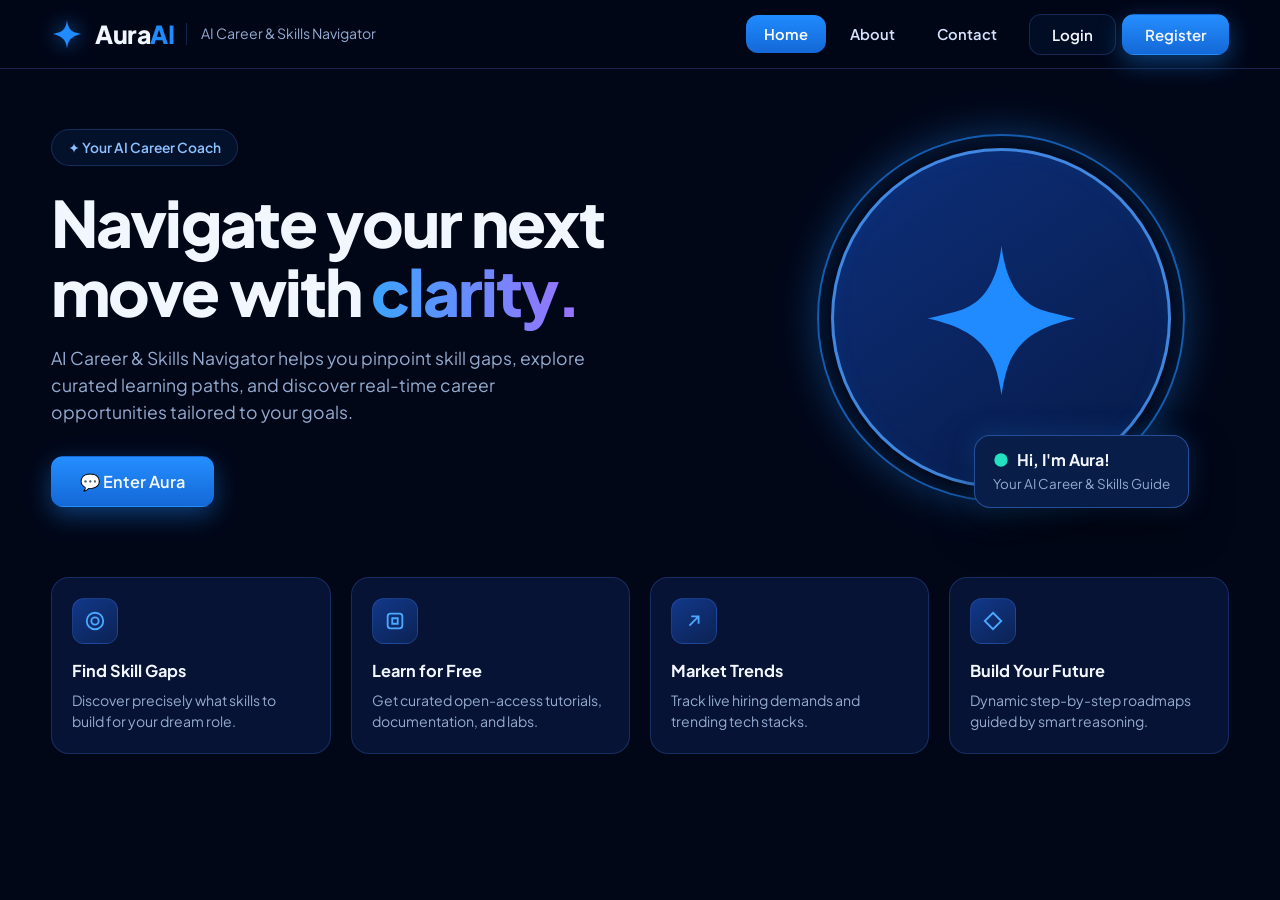
<file: index.html>
<!DOCTYPE html>
<html lang="en">
<head>
<meta charset="utf-8">
<meta name="viewport" content="width=device-width, initial-scale=1, viewport-fit=cover">
<title>AuraAI | AI Career & Skills Navigator</title>
<link rel="preconnect" href="https://fonts.googleapis.com">
<link rel="preconnect" href="https://fonts.gstatic.com" crossorigin>
<link href="https://fonts.googleapis.com/css2?family=Plus+Jakarta+Sans:wght@400;500;600;700;800&display=swap" rel="stylesheet">
<style>
:root{
  --bg-0:#020718; --bg-1:#061435; --bg-2:#0a2254;
  --panel:rgba(10,28,70,0.62); --panel-solid:#081d47;
  --line:rgba(77,140,255,0.22); --line-bright:rgba(77,140,255,0.45);
  --blue:#1f8bff; --blue-d:#1468d6; --cyan:#22e0c0; --violet:#9b72ff;
  --text:#f2f6ff; --muted:#94abcf;
  --font:'Plus Jakarta Sans',system-ui,-apple-system,'Segoe UI',Roboto,sans-serif;
  --header-h:68px;
}
*{box-sizing:border-box;margin:0;padding:0;-webkit-tap-highlight-color:transparent}
html,body{height:100%;font-family:var(--font);color:var(--text);background:var(--bg-0);line-height:1.55}
body{display:flex;flex-direction:column;overflow-x:hidden}
a{color:inherit;text-decoration:none}
button,input,textarea{font-family:inherit;color:inherit}
:focus-visible{outline:2px solid var(--cyan);outline-offset:2px;border-radius:10px}

/* Background Atmosphere */
.ambient-bg{
  position:fixed;inset:0;z-index:-1;pointer-events:none;
  background:
    radial-gradient(850px 480px at 85% 10%,rgba(31,139,255,0.22),transparent 60%),
    radial-gradient(750px 450px at 10% 0%,rgba(20,104,214,0.2),transparent 60%),
    linear-gradient(165deg,var(--bg-0) 0%,var(--bg-1) 50%,#05183d 100%);
}

.wrap{width:min(1180px,92%);margin-inline:auto}
.view{display:none;width:100%;flex:1;flex-direction:column}
.view.active{display:flex}

/* ========================================================
   LANDING PAGE VIEW
======================================================== */
#viewLanding header{
  position:sticky;top:0;z-index:30;
  background:rgba(2,7,24,0.78);backdrop-filter:blur(14px);
  border-bottom:1px solid var(--line);
}
.landing-bar{display:flex;align-items:center;justify-content:space-between;height:var(--header-h);gap:14px}
.brand{display:flex;align-items:center;gap:12px;cursor:pointer}
.brand svg{width:32px;height:32px;fill:var(--blue);filter:drop-shadow(0 0 10px rgba(31,139,255,0.75))}
.brand b{font-size:1.55rem;font-weight:800;letter-spacing:-0.02em}
.brand b span{color:var(--blue)}
.brand i{font-style:normal;color:var(--muted);font-size:0.88rem;padding-left:14px;border-left:1px solid var(--line)}

nav.landing-nav{display:flex;align-items:center;gap:6px}
nav.landing-nav a.link{padding:8px 18px;border-radius:12px;font-weight:600;font-size:0.92rem;color:#d6e3ff;transition:background 0.2s}
nav.landing-nav a.link:hover{background:rgba(31,139,255,0.15)}
nav.landing-nav a.link.active{background:linear-gradient(180deg,#1f8bff,#1468d6);color:#fff}

.btn{
  display:inline-flex;align-items:center;gap:8px;padding:10px 22px;border-radius:12px;
  font-weight:600;font-size:0.94rem;cursor:pointer;border:1px solid var(--line);
  background:rgba(31,139,255,0.06);color:var(--text);transition:all 0.2s;
}
.btn:hover{background:rgba(31,139,255,0.18);border-color:var(--line-bright)}
.btn:active{transform:translateY(1px)}
.btn.primary{
  background:linear-gradient(180deg,#258eff,#1468d6);border-color:transparent;
  box-shadow:0 8px 24px rgba(31,139,255,0.4);
}
.btn.primary:hover{box-shadow:0 10px 30px rgba(31,139,255,0.65)}
.btn.lg{padding:14px 28px;font-size:1.02rem}

.hero{display:grid;grid-template-columns:1.2fr 0.8fr;gap:40px;align-items:center;padding:60px 0 40px}
.badge{
  display:inline-flex;align-items:center;gap:8px;padding:7px 16px;border:1px solid var(--line);
  border-radius:999px;color:#8cc0ff;font-weight:600;font-size:0.86rem;background:rgba(31,139,255,0.08);
}
.hero h1{font-size:clamp(2.4rem,5vw,4.2rem);line-height:1.08;font-weight:800;letter-spacing:-0.03em;margin:22px 0 18px}
.hero h1 em{font-style:normal;background:linear-gradient(90deg,#3ba3ff,#9b72ff);-webkit-background-clip:text;background-clip:text;color:transparent}
.lead{color:var(--muted);font-size:1.1rem;max-width:540px;margin-bottom:30px}

.portrait{position:relative;justify-self:center;width:min(340px,76vw);aspect-ratio:1}
.portrait-ring{
  position:absolute;inset:-14px;border-radius:50%;
  border:2px solid rgba(31,139,255,0.65);
  box-shadow:0 0 40px rgba(31,139,255,0.35),inset 0 0 30px rgba(31,139,255,0.2);
}
.avatar-circle{
  width:100%;height:100%;border-radius:50%;object-fit:cover;
  border:3px solid rgba(80,160,255,0.8);display:grid;place-items:center;
  background:linear-gradient(145deg,#0d2f7a,#071a47);
}
.avatar-circle svg{width:50%;height:50%;fill:var(--blue)}
.hello-pill{
  position:absolute;right:-18px;bottom:-20px;background:var(--panel-solid);
  border:1px solid var(--line-bright);border-radius:16px;padding:12px 18px;
  box-shadow:0 18px 40px rgba(0,0,0,0.5),0 0 25px rgba(31,139,255,0.25);
}
.hello-pill strong{display:flex;align-items:center;gap:8px;font-size:1rem}
.hello-pill strong svg{width:16px;height:16px;fill:var(--cyan)}
.hello-pill span{color:var(--muted);font-size:0.84rem;display:block;margin-top:2px}

.features-grid{display:grid;grid-template-columns:repeat(4,1fr);gap:20px;padding:30px 0 60px}
.feat{background:var(--panel);border:1px solid var(--line);border-radius:18px;padding:20px;transition:all 0.25s}
.feat:hover{border-color:var(--line-bright);transform:translateY(-3px)}
.ico-wrap{width:46px;height:46px;border-radius:12px;display:grid;place-items:center;margin-bottom:14px;background:linear-gradient(145deg,#12388a,#0b2253);border:1px solid var(--line);color:#4aa8ff}
.ico-wrap svg{width:22px;height:22px;stroke:currentColor;stroke-width:2;fill:none}
.feat h3{font-size:1.02rem;margin-bottom:6px}
.feat p{color:var(--muted);font-size:0.88rem}

.mobile-menu-btn{display:none;background:none;border:1px solid var(--line);color:var(--text);border-radius:10px;width:40px;height:40px;font-size:1.25rem;cursor:pointer}

/* ========================================================
   AUTH MODAL (POPUP SYSTEM)
======================================================== */
.modal-overlay{
  position:fixed;inset:0;z-index:90;display:none;align-items:center;justify-content:center;
  padding:16px;background:rgba(2,6,20,0.76);backdrop-filter:blur(10px);
}
.modal-overlay.show{display:flex}
.modal-card{
  position:relative;width:min(440px,100%);max-height:92vh;overflow-y:auto;
  background:linear-gradient(170deg,#0a245c,#06173a);
  border:1px solid var(--line-bright);border-radius:24px;padding:28px 24px;
  box-shadow:0 30px 80px rgba(0,0,0,0.7),0 0 50px rgba(31,139,255,0.25);
}
.modal-close{
  position:absolute;top:16px;right:16px;width:34px;height:34px;border-radius:10px;
  border:1px solid var(--line);background:rgba(255,255,255,0.03);color:var(--muted);
  cursor:pointer;display:grid;place-items:center;font-size:1.2rem;
}
.modal-close:hover{color:var(--text);background:rgba(31,139,255,0.18)}
.m-head{display:flex;align-items:center;gap:14px;margin-bottom:20px}
.m-head .m-avatar{width:46px;height:46px;border-radius:50%;background:linear-gradient(135deg,#1f8bff,#12439c);display:grid;place-items:center;border:2px solid rgba(80,160,255,0.8)}
.m-head .m-avatar svg{width:24px;height:24px;fill:#fff}
.m-head h2{font-size:1.3rem;letter-spacing:-0.02em}
.m-head p{color:var(--muted);font-size:0.86rem}

.seg-tabs{display:grid;grid-template-columns:1fr 1fr;gap:4px;padding:4px;border:1px solid var(--line);border-radius:14px;background:rgba(2,7,24,0.6);margin-bottom:20px}
.seg-tabs button{padding:9px;border:0;border-radius:10px;background:transparent;color:var(--muted);font-weight:600;font-size:0.9rem;cursor:pointer}
.seg-tabs button.active{background:linear-gradient(180deg,#258eff,#1468d6);color:#fff;box-shadow:0 6px 18px rgba(31,139,255,0.35)}

.auth-pane{display:none;flex-direction:column;gap:14px}
.auth-pane.active{display:flex}
.form-field{display:flex;flex-direction:column;gap:6px;position:relative}
.form-field label{font-size:0.88rem;font-weight:600;color:#cddcfa}
.form-field input{
  background:rgba(3,10,31,0.65);border:1px solid var(--line);border-radius:12px;
  padding:12px 14px;color:var(--text);font-size:0.95rem;transition:border-color 0.2s;
}
.form-field input:focus{outline:none;border-color:var(--blue);box-shadow:0 0 0 3px rgba(31,139,255,0.22)}
.form-field input.bad{border-color:#ff5e6e;box-shadow:0 0 0 3px rgba(255,94,110,0.18)}
.pwd-toggle{position:absolute;right:10px;top:33px;background:none;border:none;color:var(--muted);cursor:pointer;font-size:0.8rem;padding:4px 6px}
.err-msg{color:#ff8591;font-size:0.8rem;font-weight:500;min-height:16px}

/* ========================================================
   DASHBOARD VIEW & HEADER
======================================================== */
#viewDashboard{height:100vh;overflow:hidden}
.dash-header{
  height:var(--header-h);flex:none;display:flex;align-items:center;justify-content:space-between;
  padding:0 24px;border-bottom:1px solid var(--line);
  background:rgba(2,7,24,0.85);backdrop-filter:blur(14px);z-index:40;
}
.dash-left{display:flex;align-items:center;gap:14px}
.dash-actions{display:flex;align-items:center;gap:14px;position:relative}

/* Bell notification */
.bell-btn{
  position:relative;width:40px;height:40px;border-radius:12px;
  background:rgba(31,139,255,0.08);border:1px solid var(--line);
  color:#cce0ff;display:grid;place-items:center;cursor:pointer;
}
.bell-btn:hover{background:rgba(31,139,255,0.18);border-color:var(--line-bright)}
.bell-btn svg{width:20px;height:20px;fill:none;stroke:currentColor;stroke-width:2}
.bell-badge{position:absolute;top:7px;right:7px;width:8px;height:8px;border-radius:50%;background:#ff4d5e;box-shadow:0 0 8px #ff4d5e}

/* Profile Pill */
.user-pill{
  display:inline-flex;align-items:center;gap:10px;
  background:rgba(12,32,77,0.7);border:1px solid var(--line-bright);
  border-radius:999px;padding:4px 14px 4px 6px;cursor:pointer;
  transition:all 0.2s;user-select:none;
}
.user-pill:hover,.user-pill.open{background:rgba(31,139,255,0.2);box-shadow:0 0 16px rgba(31,139,255,0.25)}
.user-avatar{
  width:32px;height:32px;border-radius:50%;background:linear-gradient(145deg,#2b97ff,#1468d6);
  display:grid;place-items:center;overflow:hidden;flex:none;border:1px solid rgba(255,255,255,0.2);
}
.user-avatar svg{width:18px;height:18px;fill:#fff}
.user-name{font-weight:600;font-size:0.88rem;color:#e8f1ff;max-width:140px;overflow:hidden;text-overflow:ellipsis;white-space:nowrap}
.pill-arrow{width:14px;height:14px;fill:none;stroke:var(--muted);stroke-width:2.2;transition:transform 0.2s}
.user-pill.open .pill-arrow{transform:rotate(180deg)}

/* Dropdown Menu */
.user-dropdown{
  position:absolute;top:calc(100% + 10px);right:0;width:260px;
  background:linear-gradient(175deg,#0a2254,#06173a);
  border:1px solid var(--line-bright);border-radius:18px;padding:12px;
  box-shadow:0 20px 50px rgba(0,0,0,0.65),0 0 30px rgba(31,139,255,0.2);
  display:none;flex-direction:column;gap:8px;z-index:60;
  animation:popDown 0.18s ease forwards;
}
.user-dropdown.show{display:flex}
@keyframes popDown{from{opacity:0;transform:translateY(-8px)}to{opacity:1;transform:translateY(0)}}

.dropdown-user-info{display:flex;gap:12px;align-items:center;padding:8px 6px 12px;border-bottom:1px solid var(--line)}
.d-av{width:40px;height:40px;border-radius:50%;background:linear-gradient(135deg,#2b97ff,#1468d6);display:grid;place-items:center;flex:none}
.d-meta{overflow:hidden}
.d-meta b{display:block;font-size:0.9rem;white-space:nowrap;overflow:hidden;text-overflow:ellipsis}
.d-meta small{color:var(--muted);font-size:0.75rem;display:block;white-space:nowrap;overflow:hidden;text-overflow:ellipsis}
.d-status{display:inline-flex;align-items:center;gap:5px;font-size:0.7rem;color:var(--cyan);margin-top:2px}
.d-status i{width:6px;height:6px;border-radius:50%;background:var(--cyan);display:inline-block}

.dropdown-item{
  display:flex;align-items:center;gap:10px;padding:10px 12px;border-radius:10px;
  font-size:0.88rem;color:#d5e5ff;cursor:pointer;border:none;background:none;width:100%;text-align:left;
  transition:background 0.18s;
}
.dropdown-item:hover{background:rgba(31,139,255,0.15);color:#fff}
.dropdown-item svg{width:18px;height:18px;stroke:currentColor;fill:none;stroke-width:2}
.dropdown-item.logout{color:#ff7d8a}
.dropdown-item.logout:hover{background:rgba(255,94,110,0.12);color:#ff9fa8}

/* Dashboard Body App */
.dash-app{
  flex:1;min-height:0;display:grid;
  grid-template-columns:260px 1fr 320px;gap:16px;padding:16px;
}
.panel{background:var(--panel);border:1px solid var(--line);border-radius:20px;min-height:0;overflow:hidden}

/* Left Sidebar */
aside.dash-left-bar{display:flex;flex-direction:column;gap:14px;overflow-y:auto}
.dash-menu{display:flex;flex-direction:column;gap:4px;padding:12px}
.dash-menu button{
  display:flex;align-items:center;gap:12px;padding:11px 14px;border:0;border-radius:12px;
  background:none;color:#cfdfff;font-size:0.92rem;font-weight:500;cursor:pointer;text-align:left;
  transition:all 0.18s;
}
.dash-menu button svg{width:18px;height:18px;stroke:currentColor;fill:none;stroke-width:2;flex:none}
.dash-menu button:hover{background:rgba(31,139,255,0.14)}
.dash-menu button.active{
  background:linear-gradient(180deg,#1f8bff,#1468d6);color:#fff;font-weight:600;
  box-shadow:0 6px 18px rgba(31,139,255,0.35);
}

.prog-box{padding:16px}
.prog-box h4{font-size:0.88rem;font-weight:600;margin-bottom:12px;color:#c9dcff}
.prog-flex{display:flex;align-items:center;gap:12px}
.ring-prog{
  width:56px;height:56px;border-radius:50%;flex:none;
  background:conic-gradient(var(--blue) 68%,rgba(255,255,255,0.1) 0);
  display:grid;place-items:center;
}
.ring-prog span{width:44px;height:44px;border-radius:50%;background:#081b45;display:grid;place-items:center;font-weight:700;font-size:0.86rem}
.prog-text b{display:block;font-size:0.88rem}
.prog-text small{color:var(--muted);font-size:0.75rem}

.recent-box{padding:14px;flex:1;overflow-y:auto}
.recent-box h4{font-size:0.86rem;color:#b2cdfa;margin-bottom:8px}
.chat-tab{
  display:flex;align-items:center;gap:10px;width:100%;padding:10px 8px;border:none;
  border-bottom:1px solid rgba(77,140,255,0.12);background:none;color:inherit;
  cursor:pointer;text-align:left;border-radius:8px;
}
.chat-tab:hover{background:rgba(31,139,255,0.1)}
.chat-tab .ct-ic{width:28px;height:28px;border-radius:8px;background:rgba(31,139,255,0.18);display:grid;place-items:center;color:#6db2ff;flex:none}
.chat-tab .ct-ic svg{width:15px;height:15px;stroke:currentColor;fill:none;stroke-width:2}
.chat-tab b{font-size:0.8rem;display:block;white-space:nowrap;overflow:hidden;text-overflow:ellipsis}
.chat-tab small{font-size:0.7rem;color:var(--muted)}

/* Main Workspace */
main.dash-main{display:flex;flex-direction:column;overflow:hidden}
.chat-head{
  display:flex;justify-content:space-between;align-items:center;padding:14px 20px;
  border-bottom:1px solid var(--line);background:rgba(2,7,24,0.4);
}
.chat-head-left{display:flex;align-items:center;gap:12px}
.chat-head-left svg{width:24px;height:24px;fill:var(--blue)}
.chat-head-left h2{font-size:1.05rem;line-height:1.2}
.chat-head-left p{font-size:0.8rem;color:var(--muted)}
.online-pill{
  display:inline-flex;align-items:center;gap:6px;padding:6px 14px;border:1px solid rgba(34,224,192,0.4);
  border-radius:999px;color:var(--cyan);font-size:0.78rem;background:rgba(34,224,192,0.06);
}
.online-pill i{width:7px;height:7px;border-radius:50%;background:var(--cyan);box-shadow:0 0 8px var(--cyan)}

/* Messages Scroll */
.chat-messages{flex:1;overflow-y:auto;padding:20px;display:flex;flex-direction:column;gap:16px}
.msg{display:flex;gap:12px;max-width:88%}
.msg.me{align-self:flex-end;flex-direction:row-reverse}
.msg-av{width:38px;height:38px;border-radius:50%;flex:none;display:grid;place-items:center;background:linear-gradient(135deg,#2b97ff,#1468d6);border:2px solid rgba(80,160,255,0.7)}
.msg-av svg{width:20px;height:20px;fill:#fff}
.msg-bubble{padding:13px 16px;border-radius:18px;background:rgba(14,38,92,0.7);border:1px solid var(--line);font-size:0.92rem;line-height:1.6}
.msg.me .msg-bubble{background:linear-gradient(180deg,#194a9a,#12387a);border-top-right-radius:4px}
.msg-bubble time{display:block;text-align:right;color:var(--muted);font-size:0.7rem;margin-top:6px}

.sec-box{background:rgba(4,14,40,0.6);border:1px solid var(--line);border-radius:14px;padding:12px 14px;margin:10px 0}
.sec-item{display:flex;gap:10px;padding:8px 0;border-bottom:1px solid rgba(77,140,255,0.15)}
.sec-item:last-child{border:0}
.sec-item .s-ic{width:32px;height:32px;border-radius:8px;display:grid;place-items:center;flex:none;color:#fff}
.sec-item h5{color:#55b4ff;font-size:0.88rem;margin-bottom:3px}
.sec-item ul{padding-left:16px;font-size:0.82rem;color:#d5e5ff}

.suggestion-chips{display:flex;gap:8px;flex-wrap:wrap;padding:0 18px 10px;justify-content:center}
.chip{padding:6px 14px;border-radius:999px;border:1px solid var(--line);background:rgba(31,139,255,0.08);font-size:0.78rem;cursor:pointer;color:#d8e7ff;transition:background 0.2s}
.chip:hover{background:rgba(31,139,255,0.22);border-color:var(--line-bright)}

.chat-input-bar{display:flex;align-items:center;gap:8px;padding:12px 18px;border-top:1px solid var(--line);background:rgba(2,7,24,0.3)}
.chat-input-bar input{
  flex:1;background:rgba(6,18,48,0.75);border:1px solid var(--line);border-radius:14px;
  padding:12px 16px;color:var(--text);font-size:0.92rem;transition:border-color 0.2s;
}
.chat-input-bar input:focus{outline:none;border-color:var(--blue);box-shadow:0 0 0 3px rgba(31,139,255,0.2)}
.send-btn{
  width:44px;height:44px;border-radius:12px;border:none;background:linear-gradient(180deg,#258eff,#1468d6);
  color:#fff;display:grid;place-items:center;cursor:pointer;box-shadow:0 4px 16px rgba(31,139,255,0.4);
}
.send-btn svg{width:18px;height:18px;fill:none;stroke:#fff;stroke-width:2.2}

/* Right Assistant Bar */
aside.dash-right-bar{display:flex;flex-direction:column;gap:14px;overflow-y:auto}
.aura-profile{padding:18px;text-align:center;position:relative}
.aura-badge-pic{
  width:110px;height:110px;margin:0 auto 12px;border-radius:50%;
  border:2px solid rgba(31,139,255,0.7);box-shadow:0 0 30px rgba(31,139,255,0.35);
  background:linear-gradient(145deg,#0e327d,#071a47);display:grid;place-items:center;
}
.aura-badge-pic svg{width:56px;height:56px;fill:var(--blue)}
.aura-profile h3{font-size:1.4rem;font-weight:800;letter-spacing:-0.02em}
.aura-profile p.r-sub{color:var(--cyan);font-size:0.86rem;font-weight:600;margin-top:2px}
.aura-profile p.r-tag{color:var(--muted);font-size:0.8rem;margin-top:6px}

.feature-facts{padding:12px 16px;display:flex;flex-direction:column;gap:8px}
.fact-row{display:flex;align-items:center;gap:12px;padding:8px 0;border-bottom:1px solid rgba(77,140,255,0.12)}
.fact-row:last-child{border:0}
.fact-row .f-ic{width:34px;height:34px;border-radius:10px;background:rgba(31,139,255,0.16);display:grid;place-items:center;color:#6db2ff;flex:none}
.fact-row .f-ic svg{width:17px;height:17px;stroke:currentColor;fill:none;stroke-width:2}
.fact-row b{font-size:0.82rem;display:block}
.fact-row small{color:var(--muted);font-size:0.72rem}

/* Quick Actions in Right Bar */
.qa-box{padding:14px}
.qa-box h4{font-size:0.86rem;margin-bottom:10px;color:#d0e2ff}
.qa-btn{
  width:100%;display:flex;align-items:center;justify-content:space-between;
  padding:10px 12px;border-radius:10px;background:rgba(31,139,255,0.08);border:1px solid var(--line);
  color:#d7e7ff;font-size:0.82rem;margin-bottom:8px;cursor:pointer;transition:all 0.18s;
}
.qa-btn:hover{background:rgba(31,139,255,0.2);border-color:var(--line-bright)}
.qa-btn svg{width:14px;height:14px;stroke:currentColor;fill:none;stroke-width:2}

/* ========================================================
   RESPONSIVENESS / MOBILE VIEWPORT (Mobile & Tablet)
======================================================== */
@media(max-width:1100px){
  .dash-app{grid-template-columns:230px 1fr;padding:12px;gap:12px}
  aside.dash-right-bar{display:none}
}

@media(max-width:820px){
  /* Landing Header */
  .brand i{display:none}
  .mobile-menu-btn{display:block}
  nav.landing-nav{
    position:fixed;top:var(--header-h);left:0;right:0;
    flex-direction:column;align-items:stretch;padding:16px 20px;
    background:rgba(2,7,24,0.98);backdrop-filter:blur(18px);
    border-bottom:1px solid var(--line);display:none;z-index:35;gap:10px;
  }
  nav.landing-nav.open{display:flex}
  .hero{grid-template-columns:1fr;padding:30px 0 20px;text-align:center}
  .hero h1{font-size:2.3rem}
  .lead{margin-inline:auto}
  .features-grid{grid-template-columns:1fr 1fr}

  /* Dashboard Structure on Tablets/Phones */
  .dash-header{padding:0 14px}
  .dash-app{grid-template-columns:1fr;padding:8px}
  
  /* Sidebar Drawer on Mobile */
  aside.dash-left-bar{
    position:fixed;top:var(--header-h);bottom:0;left:0;width:min(280px,82vw);
    background:rgba(4,14,40,0.98);backdrop-filter:blur(20px);
    border-right:1px solid var(--line-bright);z-index:50;
    transform:translateX(-105%);transition:transform 0.25s cubic-bezier(0.16,1,0.3,1);
    box-shadow:10px 0 40px rgba(0,0,0,0.6);
  }
  aside.dash-left-bar.open{transform:translateX(0)}
  .mobile-dash-toggle{display:inline-flex}

  .user-name{max-width:90px}
}

@media(max-width:520px){
  .features-grid{grid-template-columns:1fr}
  .user-name{display:none}
  .user-pill{padding:4px 8px}
  .modal-card{padding:22px 18px}
  .msg{max-width:96%}
  .chat-input-bar{padding:8px 10px}
}

/* Sidebar Drawer Backdrop Overlay */
.drawer-backdrop{
  position:fixed;inset:0;background:rgba(0,0,0,0.65);backdrop-filter:blur(4px);
  z-index:45;display:none;
}
.drawer-backdrop.show{display:block}
</style>
</head>
<body>

<div class="ambient-bg"></div>

<!-- ========================================================
     1. LANDING PAGE VIEW
======================================================== -->
<div class="view active" id="viewLanding">
  <header>
    <div class="wrap landing-bar">
      <div class="brand" onclick="switchView('landing')">
        <svg viewBox="0 0 24 24"><path d="M12 1.5c.6 5.2 2.6 8.1 5.6 9.2 1.5.5 3.1.8 5 1.3-4.6 1-7.4 2.6-9 5.4-.7 1.2-1.2 3-1.6 5.6-.4-2.6-.9-4.4-1.6-5.6-1.6-2.8-4.4-4.4-9-5.4 1.9-.5 3.5-.8 5-1.3 3-1.1 5-4 5.6-9.2z"/></svg>
        <b>Aura<span>AI</span></b><i>AI Career &amp; Skills Navigator</i>
      </div>
      <button class="mobile-menu-btn" id="landingMenuToggle" aria-label="Toggle navigation">&#9776;</button>
      <nav class="landing-nav" id="landingNav">
        <a class="link active" href="#home">Home</a>
        <a class="link" href="#about">About</a>
        <a class="link" href="#contact">Contact</a>
        <button class="btn" style="margin-left:8px" onclick="openAuthModal('login')">Login</button>
        <button class="btn primary" onclick="openAuthModal('register')">Register</button>
      </nav>
    </div>
  </header>

  <main class="wrap" id="home">
    <div class="hero">
      <div>
        <span class="badge">&#10022; Your AI Career Coach</span>
        <h1>Navigate your next move with <em>clarity.</em></h1>
        <p class="lead">AI Career &amp; Skills Navigator helps you pinpoint skill gaps, explore curated learning paths, and discover real-time career opportunities tailored to your goals.</p>
        <button class="btn primary lg" onclick="openAuthModal('login')">&#128172; Enter Aura</button>
      </div>
      <div class="portrait">
        <div class="portrait-ring"></div>
        <div class="avatar-circle">
          <svg viewBox="0 0 24 24"><path d="M12 1.5c.6 5.2 2.6 8.1 5.6 9.2 1.5.5 3.1.8 5 1.3-4.6 1-7.4 2.6-9 5.4-.7 1.2-1.2 3-1.6 5.6-.4-2.6-.9-4.4-1.6-5.6-1.6-2.8-4.4-4.4-9-5.4 1.9-.5 3.5-.8 5-1.3 3-1.1 5-4 5.6-9.2z"/></svg>
        </div>
        <div class="hello-pill">
          <strong><svg viewBox="0 0 24 24"><circle cx="12" cy="12" r="10"/></svg> Hi, I'm Aura!</strong>
          <span>Your AI Career &amp; Skills Guide</span>
        </div>
      </div>
    </div>

    <div class="features-grid">
      <div class="feat">
        <div class="ico-wrap"><svg viewBox="0 0 24 24"><circle cx="12" cy="12" r="9"/><circle cx="12" cy="12" r="4"/></svg></div>
        <h3>Find Skill Gaps</h3>
        <p>Discover precisely what skills to build for your dream role.</p>
      </div>
      <div class="feat">
        <div class="ico-wrap"><svg viewBox="0 0 24 24"><rect x="4" y="4" width="16" height="16" rx="3"/><path d="M9 9h6v6H9z"/></svg></div>
        <h3>Learn for Free</h3>
        <p>Get curated open-access tutorials, documentation, and labs.</p>
      </div>
      <div class="feat">
        <div class="ico-wrap"><svg viewBox="0 0 24 24"><path d="M7 17 17 7M9 7h8v8"/></svg></div>
        <h3>Market Trends</h3>
        <p>Track live hiring demands and trending tech stacks.</p>
      </div>
      <div class="feat">
        <div class="ico-wrap"><svg viewBox="0 0 24 24"><path d="M12 3l9 9-9 9-9-9z"/></svg></div>
        <h3>Build Your Future</h3>
        <p>Dynamic step-by-step roadmaps guided by smart reasoning.</p>
      </div>
    </div>
  </main>
</div>

<!-- ========================================================
     2. AUTH POPUP MODAL (LOGIN & REGISTRATION)
======================================================== -->
<div class="modal-overlay" id="authModal" aria-hidden="true">
  <div class="modal-card" role="dialog" aria-modal="true">
    <button class="modal-close" onclick="closeAuthModal()" aria-label="Close modal">&times;</button>
    
    <div class="m-head">
      <div class="m-avatar">
        <svg viewBox="0 0 24 24"><path d="M12 1.5c.6 5.2 2.6 8.1 5.6 9.2 1.5.5 3.1.8 5 1.3-4.6 1-7.4 2.6-9 5.4-.7 1.2-1.2 3-1.6 5.6-.4-2.6-.9-4.4-1.6-5.6-1.6-2.8-4.4-4.4-9-5.4 1.9-.5 3.5-.8 5-1.3 3-1.1 5-4 5.6-9.2z"/></svg>
      </div>
      <div>
        <h2 id="mHeading">Welcome back</h2>
        <p id="mSubHeading">Log in to enter your Aura dashboard.</p>
      </div>
    </div>

    <div class="seg-tabs">
      <button type="button" id="tabLogin" class="active" onclick="switchAuthTab('login')">Login</button>
      <button type="button" id="tabRegister" onclick="switchAuthTab('register')">Register</button>
    </div>

    <!-- Login Form -->
    <form class="auth-pane active" id="paneLogin" onsubmit="handleLoginSubmit(event)">
      <div class="form-field">
        <label>Email Address</label>
        <input type="email" id="loginEmail" placeholder="tajdarkhalil099@gmail.com" required>
        <span class="err-msg" id="loginEmailErr"></span>
      </div>
      <div class="form-field">
        <label>Password</label>
        <input type="password" id="loginPassword" placeholder="••••••••" required>
        <button type="button" class="pwd-toggle" onclick="togglePasswordVisibility('loginPassword', this)">Show</button>
        <span class="err-msg" id="loginPassErr"></span>
      </div>
      <button type="submit" class="btn primary lg" style="justify-content:center;margin-top:6px">Log In</button>
    </form>

    <!-- Register Form -->
    <form class="auth-pane" id="paneRegister" onsubmit="handleRegisterSubmit(event)">
      <div class="form-field">
        <label>Full Name</label>
        <input type="text" id="regName" placeholder="Tajdar Khalil" required>
        <span class="err-msg"></span>
      </div>
      <div class="form-field">
        <label>Email Address</label>
        <input type="email" id="regEmail" placeholder="tajdarkhalil099@gmail.com" required>
        <span class="err-msg"></span>
      </div>
      <div class="form-field">
        <label>Password</label>
        <input type="password" id="regPass" placeholder="At least 8 characters" required>
        <button type="button" class="pwd-toggle" onclick="togglePasswordVisibility('regPass', this)">Show</button>
        <span class="err-msg"></span>
      </div>
      <button type="submit" class="btn primary lg" style="justify-content:center;margin-top:6px">Create Account</button>
    </form>
  </div>
</div>

<!-- ========================================================
     3. DASHBOARD VIEW (HEADER + APP WORKSPACE)
======================================================== -->
<div class="view" id="viewDashboard">
  
  <!-- Dashboard Header Line Matching Mockup -->
  <header class="dash-header">
    <div class="dash-left">
      <button class="mobile-dash-toggle btn" id="drawerBtn" onclick="toggleDashboardSidebar()" aria-label="Toggle drawer" style="display:none;padding:6px 10px">
        &#9776;
      </button>
      <div class="brand" onclick="switchView('landing')">
        <svg viewBox="0 0 24 24"><path d="M12 1.5c.6 5.2 2.6 8.1 5.6 9.2 1.5.5 3.1.8 5 1.3-4.6 1-7.4 2.6-9 5.4-.7 1.2-1.2 3-1.6 5.6-.4-2.6-.9-4.4-1.6-5.6-1.6-2.8-4.4-4.4-9-5.4 1.9-.5 3.5-.8 5-1.3 3-1.1 5-4 5.6-9.2z"/></svg>
        <b>Aura<span>AI</span></b><i>AI Career &amp; Skills Navigator</i>
      </div>
    </div>

    <!-- Right Header Elements: Notification Bell & User Profile Dropdown Pill -->
    <div class="dash-actions">
      <button class="bell-btn" aria-label="Notifications">
        <svg viewBox="0 0 24 24"><path d="M6 17V11a6 6 0 1 1 12 0v6l2 2H4zM10 21h4"/></svg>
        <span class="bell-badge"></span>
      </button>

      <!-- Clickable User Profile Pill -->
      <div class="user-pill" id="userPill" onclick="toggleUserDropdown(event)">
        <div class="user-avatar" id="headerAvatar">
          <svg viewBox="0 0 24 24"><circle cx="12" cy="8" r="4"/><path d="M4 21c0-4 4-6 8-6s8 2 8 6"/></svg>
        </div>
        <span class="user-name" id="headerUserName">tajdarkhalil099</span>
        <svg class="pill-arrow" viewBox="0 0 24 24"><path d="m6 9 6 6 6-6"/></svg>
      </div>

      <!-- Dropdown Menu Containing User Information & Logout -->
      <div class="user-dropdown" id="userDropdown">
        <div class="dropdown-user-info">
          <div class="d-av">
            <svg viewBox="0 0 24 24" style="width:20px;height:20px;fill:#fff"><circle cx="12" cy="8" r="4"/><path d="M4 21c0-4 4-6 8-6s8 2 8 6"/></svg>
          </div>
          <div class="d-meta">
            <b id="dropName">Tajdar Khalil</b>
            <small id="dropEmail">tajdarkhalil099@gmail.com</small>
            <span class="d-status"><i></i> Student • Online</span>
          </div>
        </div>

        <button class="dropdown-item" onclick="alert('Profile Settings coming soon!')">
          <svg viewBox="0 0 24 24"><circle cx="12" cy="12" r="3"/><path d="M19.4 15a1.65 1.65 0 0 0 .33 1.82l.06.06a2 2 0 0 1 0 2.83 2 2 0 0 1-2.83 0l-.06-.06a1.65 1.65 0 0 0-1.82-.33 1.65 1.65 0 0 0-1 1.51V21a2 2 0 0 1-2 2 2 2 0 0 1-2-2v-.09A1.65 1.65 0 0 0 9 19.4a1.65 1.65 0 0 0-1.82.33l-.06.06a2 2 0 0 1-2.83 0 2 2 0 0 1 0-2.83l.06-.06a1.65 1.65 0 0 0 .33-1.82 1.65 1.65 0 0 0-1.51-1H3a2 2 0 0 1-2-2 2 2 0 0 1 2-2h.09A1.65 1.65 0 0 0 4.6 9a1.65 1.65 0 0 0-.33-1.82l-.06-.06a2 2 0 0 1 0-2.83 2 2 0 0 1 2.83 0l.06.06a1.65 1.65 0 0 0 1.82.33H9a1.65 1.65 0 0 0 1-1.51V3a2 2 0 0 1 2-2 2 2 0 0 1 2 2v.09a1.65 1.65 0 0 0 1 1.51 1.65 1.65 0 0 0 1.82-.33l.06-.06a2 2 0 0 1 2.83 0 2 2 0 0 1 0 2.83l-.06.06a1.65 1.65 0 0 0-.33 1.82V9a1.65 1.65 0 0 0 1.51 1H21a2 2 0 0 1 2 2 2 2 0 0 1-2 2h-.09a1.65 1.65 0 0 0-1.51 1z"/></svg>
          Account Settings
        </button>

        <button class="dropdown-item logout" onclick="handleLogout()">
          <svg viewBox="0 0 24 24"><path d="M9 21H5a2 2 0 0 1-2-2V5a2 2 0 0 1 2-2h4M16 17l5-5-5-5M21 12H9"/></svg>
          Log Out
        </button>
      </div>
    </div>
  </header>

  <!-- Mobile Drawer Backdrop -->
  <div class="drawer-backdrop" id="drawerBackdrop" onclick="toggleDashboardSidebar(false)"></div>

  <!-- Dashboard App Grid -->
  <div class="dash-app">
    <!-- Left Sidebar -->
    <aside class="panel dash-left-bar" id="dashSidebar">
      <nav class="dash-menu">
        <button class="active"><svg viewBox="0 0 24 24"><path d="M3 11 12 3l9 8v10h-6v-6H9v6H3z"/></svg>Chat with Aura</button>
        <button><svg viewBox="0 0 24 24"><path d="m3 6 6-2 6 2 6-2v14l-6 2-6-2-6 2zM9 4v14M15 6v14"/></svg>Career Roadmap</button>
        <button><svg viewBox="0 0 24 24"><path d="m12 3 9 5-9 5-9-5zM7 11v5c0 1.5 2.2 3 5 3s5-1.5 5-3v-5"/></svg>Skills</button>
        <button><svg viewBox="0 0 24 24"><rect x="3" y="7" width="18" height="13" rx="2"/><path d="M9 7V4h6v3M3 13h18"/></svg>Opportunities</button>
        <button><svg viewBox="0 0 24 24"><rect x="4" y="3" width="16" height="18" rx="2"/><path d="M8 8h8M8 12h8M8 16h5"/></svg>Resources</button>
      </nav>

      <div class="prog-box">
        <h4>Your Progress</h4>
        <div class="prog-flex">
          <div class="ring-prog"><span>68%</span></div>
          <div class="prog-text">
            <b>Growth Path</b>
            <small>Data Science & AI</small>
          </div>
        </div>
      </div>

      <div class="recent-box">
        <h4>Recent Chats</h4>
        <button class="chat-tab"><span class="ct-ic"><svg viewBox="0 0 24 24"><path d="M14 2H6a2 2 0 0 0-2 2v16c0 1.1.9 2 2 2h12a2 2 0 0 0 2-2V8l-6-6zM14 3v5h5M10 13h4M10 17h4"/></svg></span><span><b>Web AppSec Roadmap</b><small>2 hours ago</small></span></button>
        <button class="chat-tab"><span class="ct-ic"><svg viewBox="0 0 24 24"><path d="M14 2H6a2 2 0 0 0-2 2v16c0 1.1.9 2 2 2h12a2 2 0 0 0 2-2V8l-6-6zM14 3v5h5M10 13h4M10 17h4"/></svg></span><span><b>Free Learning Resources</b><small>5 hours ago</small></span></button>
        <button class="chat-tab"><span class="ct-ic"><svg viewBox="0 0 24 24"><path d="M14 2H6a2 2 0 0 0-2 2v16c0 1.1.9 2 2 2h12a2 2 0 0 0 2-2V8l-6-6zM14 3v5h5M10 13h4M10 17h4"/></svg></span><span><b>Agentic AI Architecture</b><small>Yesterday</small></span></button>
      </div>
    </aside>

    <!-- Center Workspace -->
    <main class="panel dash-main">
      <div class="chat-head">
        <div class="chat-head-left">
          <svg viewBox="0 0 24 24"><path d="M12 1.5c.6 5.2 2.6 8.1 5.6 9.2 1.5.5 3.1.8 5 1.3-4.6 1-7.4 2.6-9 5.4-.7 1.2-1.2 3-1.6 5.6-.4-2.6-.9-4.4-1.6-5.6-1.6-2.8-4.4-4.4-9-5.4 1.9-.5 3.5-.8 5-1.3 3-1.1 5-4 5.6-9.2z"/></svg>
          <div>
            <h2>Chat with Aura</h2>
            <p>Your AI Career &amp; Skills Guide</p>
          </div>
        </div>
        <span class="online-pill"><i></i> Aura is online</span>
      </div>

      <!-- Messages Area -->
      <div class="chat-messages" id="chatMessages">
        <div class="msg me">
          <div class="msg-av"><svg viewBox="0 0 24 24"><circle cx="12" cy="8" r="4"/><path d="M4 21c0-4 4-6 8-6s8 2 8 6"/></svg></div>
          <div class="msg-bubble">
            What skills should I learn to become a Web Application Security Engineer?
            <time>10:24 AM &#10003;&#10003;</time>
          </div>
        </div>

        <div class="msg">
          <div class="msg-av" style="background:linear-gradient(135deg,#0a2a6b,#051538)">
            <svg viewBox="0 0 24 24" style="fill:var(--blue)"><path d="M12 1.5c.6 5.2 2.6 8.1 5.6 9.2 1.5.5 3.1.8 5 1.3-4.6 1-7.4 2.6-9 5.4-.7 1.2-1.2 3-1.6 5.6-.4-2.6-.9-4.4-1.6-5.6-1.6-2.8-4.4-4.4-9-5.4 1.9-.5 3.5-.8 5-1.3 3-1.1 5-4 5.6-9.2z"/></svg>
          </div>
          <div class="msg-bubble">
            <p>Great question, <b id="chatUserHighlight">Tajdar</b>! Becoming a Web Application Security Engineer requires hands-on offensive &amp; defensive skills:</p>
            <div class="sec-box">
              <div class="sec-item">
                <span class="s-ic" style="background:#1f6fe0"><svg viewBox="0 0 24 24" style="width:16px;height:16px;stroke:#fff;fill:none;stroke-width:2"><path d="M12 22s8-4 8-10V5l-8-3-8 3v7c0 6 8 10 8 10z"/></svg></span>
                <div>
                  <h5>1. Core Security Concepts</h5>
                  <ul>
                    <li>OWASP Top 10 (Injection, Broken Auth, SSRF)</li>
                    <li>Authentication &amp; JWT/OAuth flows</li>
                    <li>Secure code auditing (Python, JS)</li>
                  </ul>
                </div>
              </div>
              <div class="sec-item">
                <span class="s-ic" style="background:#4b4de0"><svg viewBox="0 0 24 24" style="width:16px;height:16px;stroke:#fff;fill:none;stroke-width:2"><path d="m4 17 6-6 4 4 6-7M15 8h5v5"/></svg></span>
                <div>
                  <h5>2. Tools &amp; Labs</h5>
                  <ul>
                    <li>Burp Suite Professional / Community</li>
                    <li>PortSwigger Web Security Academy</li>
                    <li>OWASP Juice Shop hands-on testing</li>
                  </ul>
                </div>
              </div>
            </div>
            <p>Would you like me to generate a personalized 90-day learning roadmap for you?</p>
            <time>10:24 AM</time>
          </div>
        </div>
      </div>

      <!-- Quick Chips -->
      <div class="suggestion-chips">
        <button class="chip" onclick="handleChipClick(this)">Show me a 90-day roadmap</button>
        <button class="chip" onclick="handleChipClick(this)">Free learning resources</button>
        <button class="chip" onclick="handleChipClick(this)">Compare AppSec vs GRC</button>
      </div>

      <!-- Input Bar -->
      <form class="chat-input-bar" onsubmit="handleChatSubmit(event)">
        <input type="text" id="chatInput" placeholder="Ask Aura about careers, roadmaps, or skills..." autocomplete="off">
        <button type="submit" class="send-btn" aria-label="Send message">
          <svg viewBox="0 0 24 24"><path d="m22 2-7 20-4-9-9-4Z"/><path d="M22 2 11 13"/></svg>
        </button>
      </form>
    </main>

    <!-- Right Sidebar -->
    <aside class="panel dash-right-bar">
      <div class="aura-profile">
        <div class="aura-badge-pic">
          <svg viewBox="0 0 24 24"><path d="M12 1.5c.6 5.2 2.6 8.1 5.6 9.2 1.5.5 3.1.8 5 1.3-4.6 1-7.4 2.6-9 5.4-.7 1.2-1.2 3-1.6 5.6-.4-2.6-.9-4.4-1.6-5.6-1.6-2.8-4.4-4.4-9-5.4 1.9-.5 3.5-.8 5-1.3 3-1.1 5-4 5.6-9.2z"/></svg>
        </div>
        <h3>Aura <span>AI</span></h3>
        <p class="r-sub">Your Career Coach &amp; Guide</p>
        <p class="r-tag">Smart guidance. Clear roadmaps. Stronger decisions.</p>
      </div>

      <div class="feature-facts">
        <div class="fact-row">
          <span class="f-ic"><svg viewBox="0 0 24 24"><circle cx="12" cy="12" r="3"/><path d="M12 3v3M12 18v3M3 12h3M18 12h3"/></svg></span>
          <div><b>Reasoning Engine</b><small>RAG &amp; Knowledge Base</small></div>
        </div>
        <div class="fact-row">
          <span class="f-ic"><svg viewBox="0 0 24 24"><path d="M4 19.5v-15A2.5 2.5 0 0 1 6.5 2H20v20H6.5a2.5 2.5 0 0 1-2.5-2.5Z"/></svg></span>
          <div><b>Curated Resources</b><small>Free labs &amp; documentation</small></div>
        </div>
      </div>

      <div class="qa-box">
        <h4>Quick Actions</h4>
        <button class="qa-btn" onclick="sendPrompt('Generate my career roadmap')">Generate Career Roadmap <svg viewBox="0 0 24 24"><path d="m9 18 6-6-6-6"/></svg></button>
        <button class="qa-btn" onclick="sendPrompt('Analyze my current technical skills')">Analyze My Skills <svg viewBox="0 0 24 24"><path d="m9 18 6-6-6-6"/></svg></button>
        <button class="qa-btn" onclick="sendPrompt('Find entry-level opportunities')">Explore Opportunities <svg viewBox="0 0 24 24"><path d="m9 18 6-6-6-6"/></svg></button>
      </div>
    </aside>
  </div>
</div>

<script>
// State Management
let currentUser = {
  name: "Tajdar Khalil",
  email: "tajdarkhalil099@gmail.com",
  handle: "tajdarkhalil099"
};

// Switch Views (Landing <-> Dashboard)
function switchView(viewName) {
  document.getElementById('viewLanding').classList.toggle('active', viewName === 'landing');
  document.getElementById('viewDashboard').classList.toggle('active', viewName === 'dashboard');
  closeUserDropdown();
  window.scrollTo({top: 0, behavior: 'smooth'});
}

// Modal Controls
function openAuthModal(mode = 'login') {
  switchAuthTab(mode);
  document.getElementById('authModal').classList.add('show');
  document.getElementById('authModal').setAttribute('aria-hidden', 'false');
}

function closeAuthModal() {
  document.getElementById('authModal').classList.remove('show');
  document.getElementById('authModal').setAttribute('aria-hidden', 'true');
}

function switchAuthTab(mode) {
  const isLogin = mode === 'login';
  document.getElementById('tabLogin').classList.toggle('active', isLogin);
  document.getElementById('tabRegister').classList.toggle('active', !isLogin);
  document.getElementById('paneLogin').classList.toggle('active', isLogin);
  document.getElementById('paneRegister').classList.toggle('active', !isLogin);
  document.getElementById('mHeading').textContent = isLogin ? 'Welcome back' : 'Create your account';
  document.getElementById('mSubHeading').textContent = isLogin ? 'Log in to enter your Aura dashboard.' : 'Start your career navigation with Aura.';
}

function togglePasswordVisibility(fieldId, btn) {
  const input = document.getElementById(fieldId);
  const show = input.type === 'password';
  input.type = show ? 'text' : 'password';
  btn.textContent = show ? 'Hide' : 'Show';
}

// Handle Login Form
function handleLoginSubmit(e) {
  e.preventDefault();
  const emailInput = document.getElementById('loginEmail').value.trim();
  if (emailInput) {
    currentUser.email = emailInput;
    currentUser.handle = emailInput.split('@')[0];
    currentUser.name = currentUser.handle.replace(/[^a-zA-Z]/g, ' ') || "User";
  }
  updateUserProfileDisplay();
  closeAuthModal();
  switchView('dashboard');
}

// Handle Register Form
function handleRegisterSubmit(e) {
  e.preventDefault();
  const name = document.getElementById('regName').value.trim();
  const email = document.getElementById('regEmail').value.trim();
  if (email) {
    currentUser.name = name || "User";
    currentUser.email = email;
    currentUser.handle = email.split('@')[0];
  }
  updateUserProfileDisplay();
  closeAuthModal();
  switchView('dashboard');
}

// Update Profile Details in Header & Dropdown
function updateUserProfileDisplay() {
  document.getElementById('headerUserName').textContent = currentUser.handle;
  document.getElementById('dropName').textContent = currentUser.name;
  document.getElementById('dropEmail').textContent = currentUser.email;
  const highlight = document.getElementById('chatUserHighlight');
  if(highlight) highlight.textContent = currentUser.name.split(' ')[0];
}

// Toggle Dropdown Menu
function toggleUserDropdown(e) {
  e.stopPropagation();
  const pill = document.getElementById('userPill');
  const dropdown = document.getElementById('userDropdown');
  const isOpen = dropdown.classList.toggle('show');
  pill.classList.toggle('open', isOpen);
}

function closeUserDropdown() {
  const pill = document.getElementById('userPill');
  const dropdown = document.getElementById('userDropdown');
  if(dropdown) dropdown.classList.remove('show');
  if(pill) pill.classList.remove('open');
}

// Handle Logout
function handleLogout() {
  closeUserDropdown();
  switchView('landing');
}

// Global click outside to close dropdown
document.addEventListener('click', (e) => {
  if (!e.target.closest('#userPill') && !e.target.closest('#userDropdown')) {
    closeUserDropdown();
  }
});

// Mobile Sidebar Drawer Toggle
function toggleDashboardSidebar(forceState) {
  const sidebar = document.getElementById('dashSidebar');
  const backdrop = document.getElementById('drawerBackdrop');
  const isOpen = forceState !== undefined ? forceState : !sidebar.classList.contains('open');
  sidebar.classList.toggle('open', isOpen);
  backdrop.classList.toggle('show', isOpen);
}

// Chat Interaction
function handleChatSubmit(e) {
  e.preventDefault();
  const input = document.getElementById('chatInput');
  const msg = input.value.trim();
  if (!msg) return;
  sendPrompt(msg);
  input.value = '';
}

function handleChipClick(chip) {
  sendPrompt(chip.textContent.trim());
}

function sendPrompt(text) {
  const container = document.getElementById('chatMessages');
  const time = new Date().toLocaleTimeString([], {hour:'numeric', minute:'2-digit'});
  
  // Add User Message Bubble
  const userDiv = document.createElement('div');
  userDiv.className = 'msg me';
  userDiv.innerHTML = `
    <div class="msg-av"><svg viewBox="0 0 24 24"><circle cx="12" cy="8" r="4"/><path d="M4 21c0-4 4-6 8-6s8 2 8 6"/></svg></div>
    <div class="msg-bubble">${escapeHtml(text)}<time>${time} &#10003;&#10003;</time></div>
  `;
  container.appendChild(userDiv);
  container.scrollTop = container.scrollHeight;

  // Simulate AI Response
  setTimeout(() => {
    const aiDiv = document.createElement('div');
    aiDiv.className = 'msg';
    aiDiv.innerHTML = `
      <div class="msg-av" style="background:linear-gradient(135deg,#0a2a6b,#051538)">
        <svg viewBox="0 0 24 24" style="fill:var(--blue)"><path d="M12 1.5c.6 5.2 2.6 8.1 5.6 9.2 1.5.5 3.1.8 5 1.3-4.6 1-7.4 2.6-9 5.4-.7 1.2-1.2 3-1.6 5.6-.4-2.6-.9-4.4-1.6-5.6-1.6-2.8-4.4-4.4-9-5.4 1.9-.5 3.5-.8 5-1.3 3-1.1 5-4 5.6-9.2z"/></svg>
      </div>
      <div class="msg-bubble">
        <p>I have processed your query regarding: <b>${escapeHtml(text)}</b>.</p>
        <p>Based on your progress in Data Science and Agentic systems, I'm ready to link direct milestones or review relevant study modules.</p>
        <time>${time}</time>
      </div>
    `;
    container.appendChild(aiDiv);
    container.scrollTop = container.scrollHeight;
  }, 600);
}

function escapeHtml(str) {
  return str.replace(/[&<>"']/g, m => ({'&':'&amp;','<':'&lt;','>':'&gt;','"':'&quot;',"'":'&#39;'}[m]));
}

// Mobile Landing Menu Toggle
const landingMenuToggle = document.getElementById('landingMenuToggle');
const landingNav = document.getElementById('landingNav');
if (landingMenuToggle) {
  landingMenuToggle.addEventListener('click', () => {
    landingNav.classList.toggle('open');
  });
}

// Initial setup
updateUserProfileDisplay();
</script>
</body>
</html>
</file>
